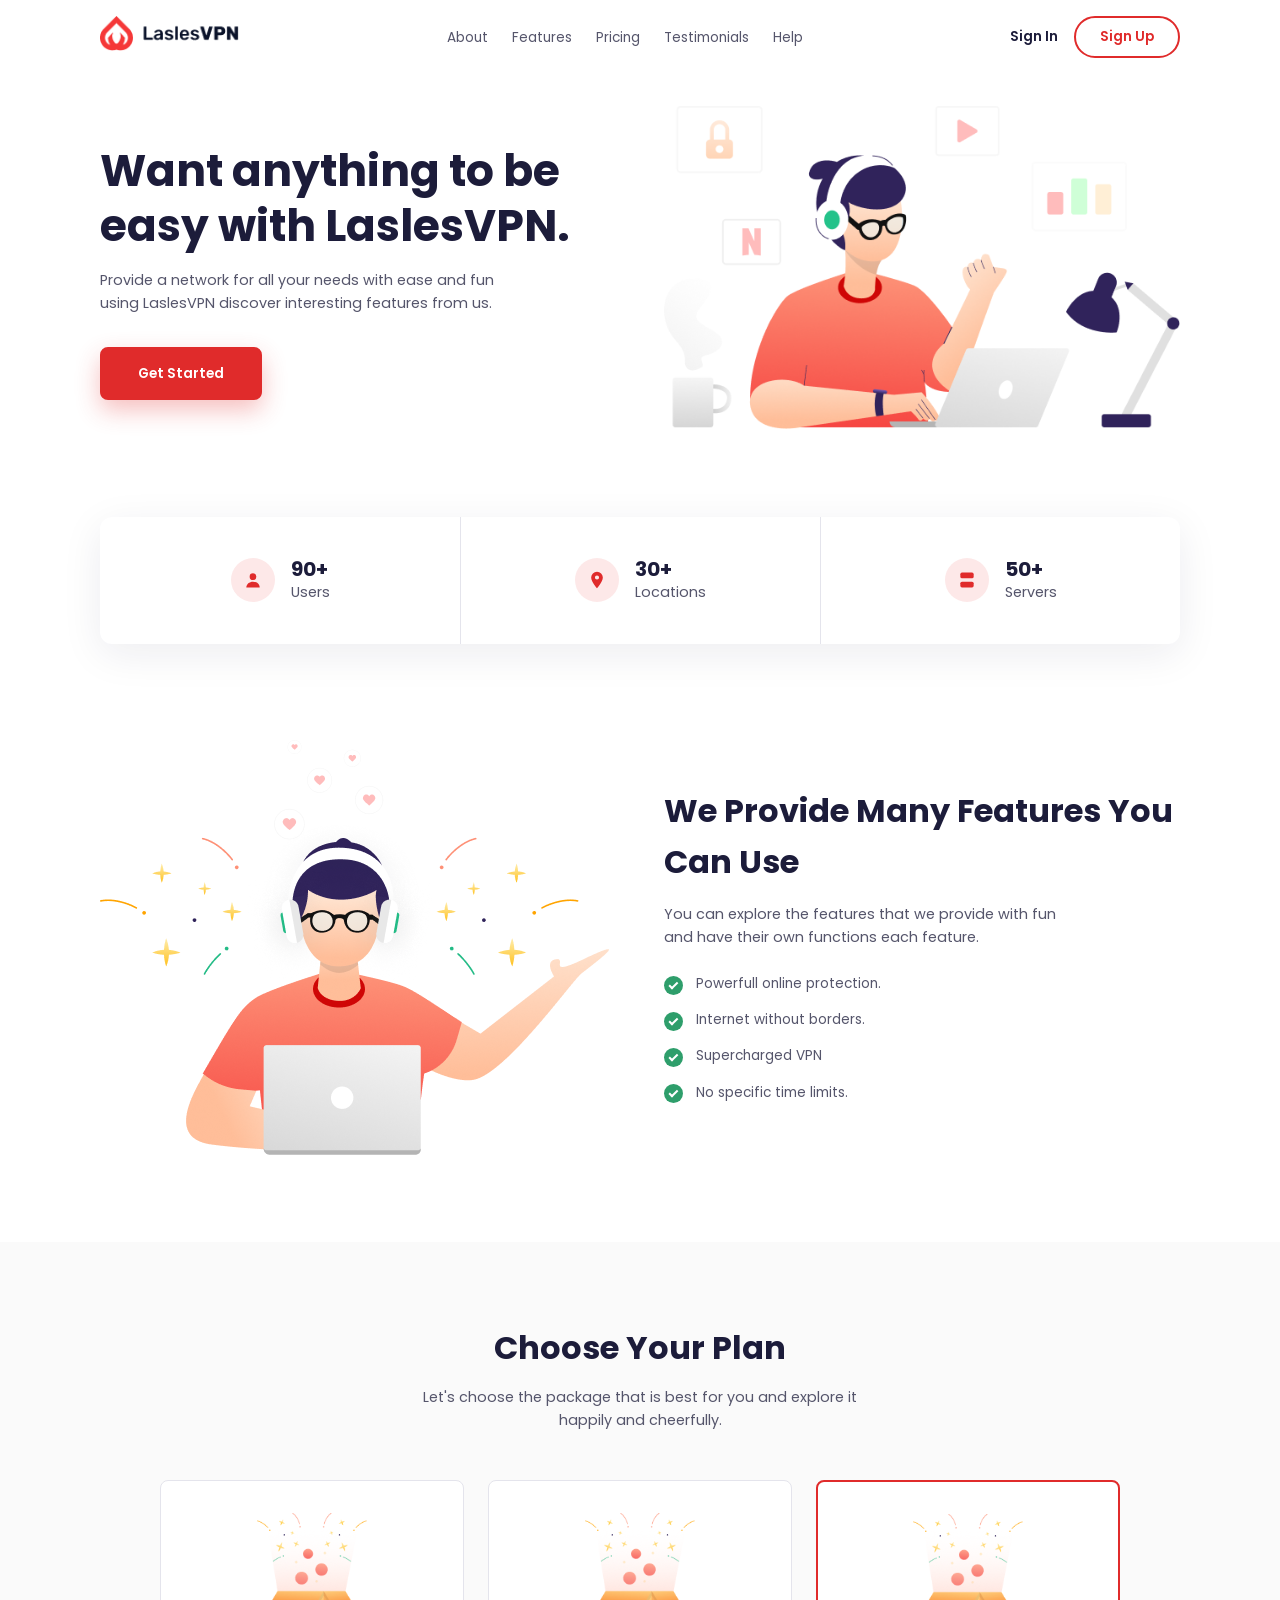
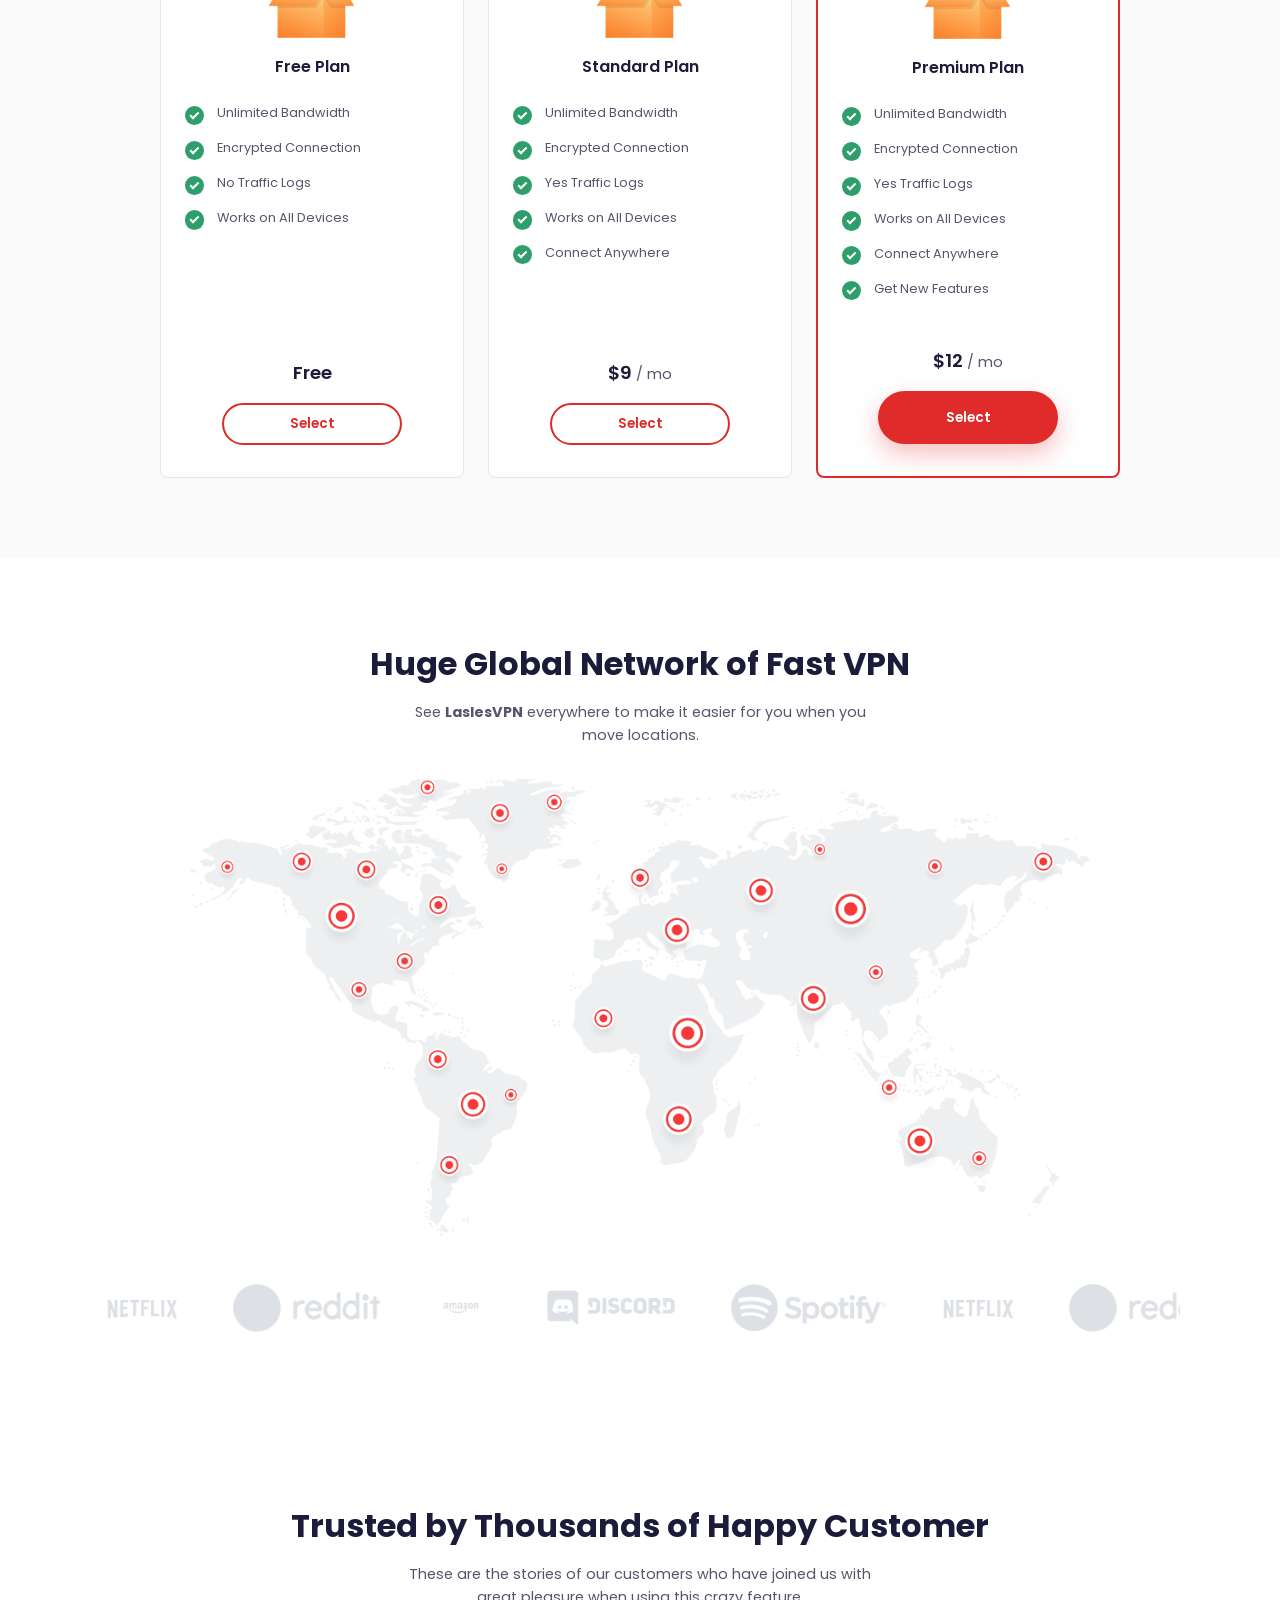
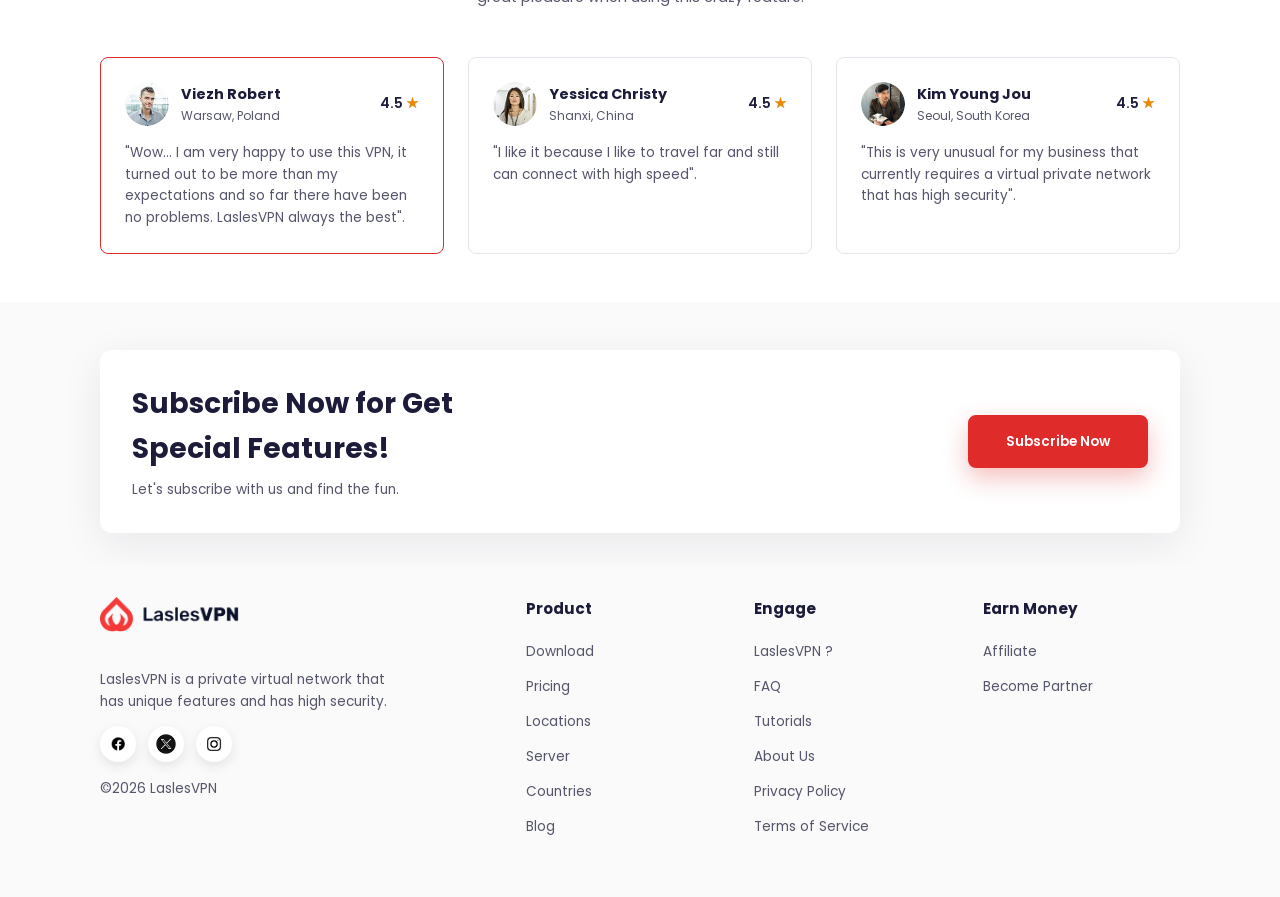
<file: index.html>
<!DOCTYPE html>
<html lang="en">
<head>
  <meta charset="UTF-8">
  <meta name="viewport" content="width=device-width, initial-scale=1">
  <title>LaslesVPN | Fast, private and simple VPN</title>
  <meta name="description" content="LaslesVPN is a private virtual network with unique features and high security.">

  <!-- Load the Poppins font from Google Fonts; preconnect speeds up the download -->
  <link rel="preconnect" href="https://fonts.googleapis.com">
  <link rel="preconnect" href="https://fonts.gstatic.com" crossorigin>
  <link href="https://fonts.googleapis.com/css2?family=Poppins:wght@400;500;600;700&display=swap" rel="stylesheet">
  <link rel="stylesheet" href="css/main.css">
</head>
<body>

  <!-- Skip link lets keyboard users jump past the navigation -->
  <a class="skip" href="#main">Skip to main content</a>

  <!-- <header> is a landmark, so screen readers can jump straight to it -->
  <header class="header">
    <div class="wrapper header-content">

      <!-- Logo links back to the homepage The alt text describes where the link goes -->
      <a class="logo" href="index.html">
        <img src="images/logo.png" alt="LaslesVPN home">
      </a>

      <!-- aria-label tells screen readers which nav this is  -->
      <nav class="nav" aria-label="Main">
        <ul>
          <li><a href="index.html#about">About</a></li>
          <li><a href="index.html#features">Features</a></li>
          <li><a href="pricing.html">Pricing</a></li>
          <li><a href="index.html#testimonials">Testimonials</a></li>
          <li><a href="contact.html">Help</a></li>
        </ul>
      </nav>

      <!-- Sign In is a plain text link Sign Up is the outlined pill button from the mockup -->
      <div class="links">
        <a class="signin" href="#">Sign In</a>
        <a class="button button-outline" href="#">Sign Up</a>
      </div>

    </div>
  </header>

  <!-- id="main" is the target of the skip link above -->
  <main id="main">
    <!-- The hero is labelled by its heading and is the target of the About link -->
    <section class="hero" id="about" aria-labelledby="hero-title">
      <div class="wrapper hero-inner">
        <div class="hero-content">
          <h1 id="hero-title">Want anything to be easy with LaslesVPN.</h1>
          <p>
            Provide a network for all your needs with ease and fun using
            LaslesVPN discover interesting features from us.
          </p>
          <a class="button button-primary" href="#">Get Started</a>
        </div>

        <div class="hero-image">
          <img src="images/Illustration1.png"
               alt="Illustration of a person wearing a headset and working on a laptop">
        </div>
      </div>
    </section>

    <!-- The stats section has no visible heading, so its label names the landmark -->
    <section class="stats" aria-label="LaslesVPN in numbers">
      <div class="wrapper">
        <ul class="stats-list">
          <li class="stats-item">
            <!-- The icon is decorative; the adjacent text provides its meaning -->
            <span class="stats-icon" aria-hidden="true">
              <svg width="20" height="20" viewBox="0 0 24 24" fill="currentColor">
                <circle cx="12" cy="8" r="4"></circle>
                <path d="M4 21c0-4.4 3.6-7 8-7s8 2.6 8 7z"></path>
              </svg>
            </span>
            <div>
              <p class="stats-number">90+</p>
              <p class="stats-label">Users</p>
            </div>
          </li>

          <li class="stats-item">
            <span class="stats-icon" aria-hidden="true">
              <svg width="20" height="20" viewBox="0 0 24 24" fill="currentColor">
                <path d="M12 2a7 7 0 0 0-7 7c0 5 7 13 7 13s7-8 7-13a7 7 0 0 0-7-7zm0 9.5A2.5 2.5 0 1 1 12 6.500a2.5 2.5 0 0 1 0 5z"></path>
              </svg>
            </span>
            <div>
              <p class="stats-number">30+</p>
              <p class="stats-label">Locations</p>
            </div>
          </li>

          <li class="stats-item">
            <span class="stats-icon" aria-hidden="true">
              <svg width="20" height="20" viewBox="0 0 24 24" fill="currentColor">
                <rect x="4" y="3" width="16" height="7" rx="2"></rect>
                <rect x="4" y="14" width="16" height="7" rx="2"></rect>
              </svg>
            </span>
            <div>
              <p class="stats-number">50+</p>
              <p class="stats-label">Servers</p>
            </div>
          </li>
        </ul>
      </div>
    </section>

    <!-- The Features link in the navigation targets this section -->
    <section class="features" id="features" aria-labelledby="features-title">
      <div class="wrapper features-inner">
        <div class="features-image">
          <img src="images/Illustration2.png"
               alt="Illustration of a person with a laptop presenting the VPN features with an open hand">
        </div>

        <div class="features-content">
          <h2 id="features-title">We Provide Many Features You Can Use</h2>
          <p>
            You can explore the features that we provide with fun and have
            their own functions each feature.
          </p>

          <!-- Using a list groups the four features for screen reader users -->
          <ul class="check-list">
            <li>Powerfull online protection.</li>
            <li>Internet without borders.</li>
            <li>Supercharged VPN</li>
            <li>No specific time limits.</li>
          </ul>
        </div>
      </div>
    </section>

    <!-- A soft background separates the pricing plans from the surrounding sections -->
    <section class="plans section-soft" aria-labelledby="plans-title">
      <div class="wrapper">
        <h2 class="section-title" id="plans-title">Choose Your Plan</h2>
        <p class="section-intro">
          Let's choose the package that is best for you and explore it
          happily and cheerfully.
        </p>

        <!-- Each article presents one self-contained plan -->
        <div class="plans-grid">
          <article class="plan">
            <img class="plan-icon" src="images/Free.png" alt="">
            <h3 class="plan-name">Free Plan</h3>

            <ul class="check-list plan-features">
              <li>Unlimited Bandwidth</li>
              <li>Encrypted Connection</li>
              <li>No Traffic Logs</li>
              <li>Works on All Devices</li>
            </ul>

            <div class="plan-footer">
              <p class="plan-price">Free</p>
              <a class="button button-outline" href="#" aria-label="Select the Free plan">Select</a>
            </div>
          </article>

          <article class="plan">
            <img class="plan-icon" src="images/Free.png" alt="">
            <h3 class="plan-name">Standard Plan</h3>

            <ul class="check-list plan-features">
              <li>Unlimited Bandwidth</li>
              <li>Encrypted Connection</li>
              <li>Yes Traffic Logs</li>
              <li>Works on All Devices</li>
              <li>Connect Anywhere</li>
            </ul>

            <div class="plan-footer">
              <p class="plan-price">$9 <span>/ mo</span></p>
              <a class="button button-outline" href="#" aria-label="Select the Standard plan">Select</a>
            </div>
          </article>

          <article class="plan plan-featured">
            <img class="plan-icon" src="images/Free.png" alt="">
            <h3 class="plan-name">Premium Plan</h3>

            <ul class="check-list plan-features">
              <li>Unlimited Bandwidth</li>
              <li>Encrypted Connection</li>
              <li>Yes Traffic Logs</li>
              <li>Works on All Devices</li>
              <li>Connect Anywhere</li>
              <li>Get New Features</li>
            </ul>

            <div class="plan-footer">
              <p class="plan-price">$12 <span>/ mo</span></p>
              <a class="button button-primary" href="#" aria-label="Select the Premium plan">Select</a>
            </div>
          </article>
        </div>
      </div>
    </section>

    <!-- The map and partner logos show the global reach of the VPN -->
    <section class="network" aria-labelledby="network-title">
      <div class="wrapper">
        <h2 class="section-title" id="network-title">Huge Global Network of Fast VPN</h2>
        <p class="section-intro">
          See <strong>LaslesVPN</strong> everywhere to make it easier for you
          when you move locations.
        </p>

        <!-- The alt text describes the server locations shown on the map -->
        <img class="network-map" src="images/map.png"
             alt="World map with red markers showing the LaslesVPN server locations">

        <!-- This row shows the logos in a moving line -->
        <div class="brands-carousel">
          <div class="brands-track">
            <ul class="brands" aria-label="Services you can use with LaslesVPN">
              <li><img src="images/netflix.png" alt="Netflix"></li>
              <li><img src="images/reddit.png" alt="Reddit"></li>
              <li><img src="images/amazon.png" alt="Amazon"></li>
              <li><img src="images/discord.png" alt="Discord"></li>
              <li><img src="images/spotify.png" alt="Spotify"></li>
            </ul>
            <!-- This copy keeps the motion smooth and is hidden from screen readers -->            
             <ul class="brands" aria-hidden="true">
              <li><img src="images/netflix.png" alt=""></li>
              <li><img src="images/reddit.png" alt=""></li>
              <li><img src="images/amazon.png" alt=""></li>
              <li><img src="images/discord.png" alt=""></li>
              <li><img src="images/spotify.png" alt=""></li>
            </ul>
          </div>
        </div>
      </div>
    </section>

    <!-- The navigation links to this section for customer stories -->
    <section class="testimonials" id="testimonials" aria-labelledby="testimonials-title">
      <div class="wrapper">
        <h2 class="section-title" id="testimonials-title">Trusted by Thousands of Happy Customer</h2>
        <p class="section-intro">
          These are the stories of our customers who have joined us with
          great pleasure when using this crazy feature.
        </p>

        <!-- Focus this area to scroll through the cards with a keyboard -->
        <div class="testimonials-scroller" tabindex="0" role="region"
             aria-label="Customer testimonials">
          <ul class="testimonials-list">
            <li class="testimonial testimonial-featured">
              <div class="testimonial-header">
                <img src="images/testemo1.png" alt="Photo of Viezh Robert">
                <div>
                  <h3>Viezh Robert</h3>
                  <p class="testimonial-place">Warsaw, Poland</p>
                </div>
                <p class="testimonial-rating">
                  <span class="visually-hidden">Rating: </span>4.5
                  <span aria-hidden="true">&#9733;</span>
                  <span class="visually-hidden"> out of 5</span>
                </p>
              </div>
              <blockquote>
                <p>
                  "Wow... I am very happy to use this VPN, it turned out to be
                  more than my expectations and so far there have been no
                  problems. LaslesVPN always the best".
                </p>
              </blockquote>
            </li>

            <li class="testimonial">
              <div class="testimonial-header">
                <img src="images/testemo2.png" alt="Photo of Yessica Christy">
                <div>
                  <h3>Yessica Christy</h3>
                  <p class="testimonial-place">Shanxi, China</p>
                </div>
                <p class="testimonial-rating">
                  <span class="visually-hidden">Rating: </span>4.5
                  <span aria-hidden="true">&#9733;</span>
                  <span class="visually-hidden"> out of 5</span>
                </p>
              </div>
              <blockquote>
                <p>
                  "I like it because I like to travel far and still can
                  connect with high speed".
                </p>
              </blockquote>
            </li>

            <li class="testimonial">
              <div class="testimonial-header">
                <img src="images/testemo3.png" alt="Photo of Kim Young Jou">
                <div>
                  <h3>Kim Young Jou</h3>
                  <p class="testimonial-place">Seoul, South Korea</p>
                </div>
                <p class="testimonial-rating">
                  <span class="visually-hidden">Rating: </span>4.5
                  <span aria-hidden="true">&#9733;</span>
                  <span class="visually-hidden"> out of 5</span>
                </p>
              </div>
              <blockquote>
                <p>
                  "This is very unusual for my business that currently
                  requires a virtual private network that has high security".
                </p>
              </blockquote>
            </li>
          </ul>
        </div>
      </div>
    </section>

    <!-- The soft background highlights the subscribe message -->
    <section class="subscribe section-soft" aria-labelledby="subscribe-title">
      <div class="wrapper">
        <div class="subscribe-card">
          <div>
            <h2 id="subscribe-title">Subscribe Now for Get Special Features!</h2>
            <p>Let's subscribe with us and find the fun.</p>
          </div>
          <a class="button button-primary" href="#">Subscribe Now</a>
        </div>
      </div>
    </section>
  </main>

  <!-- The footer groups related links into labelled navigation areas -->
  <footer class="site-footer">
    <div class="wrapper footer-grid">
      <div class="footer-brand">
        <a href="index.html">
          <img src="images/logo.png" alt="LaslesVPN home">
        </a>
        <p>LaslesVPN is a private virtual network that has unique features and has high security.</p>

        <!-- The link labels name each icon for screen reader users -->
        <div class="social-links">
          <a href="https://www.facebook.com/" aria-label="LaslesVPN on Facebook">
            <img src="images/facebook.png" alt="Facebook">
          </a>
          <a href="https://x.com/" aria-label="LaslesVPN on X">
            <img src="images/x.png" alt="X">
          </a>
          <a href="https://www.instagram.com/" aria-label="LaslesVPN on Instagram">
            <img src="images/insta.png" alt="Instagram">
          </a>
        </div>
        <p class="copyright">&copy;2026 LaslesVPN</p>
      </div>

      <nav aria-label="Product">
        <h2>Product</h2>
        <ul>
          <li><a href="#">Download</a></li>
          <li><a href="pricing.html">Pricing</a></li>
          <li><a href="#">Locations</a></li>
          <li><a href="#">Server</a></li>
          <li><a href="#">Countries</a></li>
          <li><a href="#">Blog</a></li>
        </ul>
      </nav>

      <nav aria-label="Engage">
        <h2>Engage</h2>
        <ul>
          <li><a href="#">LaslesVPN ?</a></li>
          <li><a href="contact.html">FAQ</a></li>
          <li><a href="#">Tutorials</a></li>
          <li><a href="#">About Us</a></li>
          <li><a href="#">Privacy Policy</a></li>
          <li><a href="#">Terms of Service</a></li>
        </ul>
      </nav>

      <nav aria-label="Earn money">
        <h2>Earn Money</h2>
        <ul>
          <li><a href="#">Affiliate</a></li>
          <li><a href="#">Become Partner</a></li>
        </ul>
      </nav>
    </div>
  </footer>

</body>
</html>
</file>
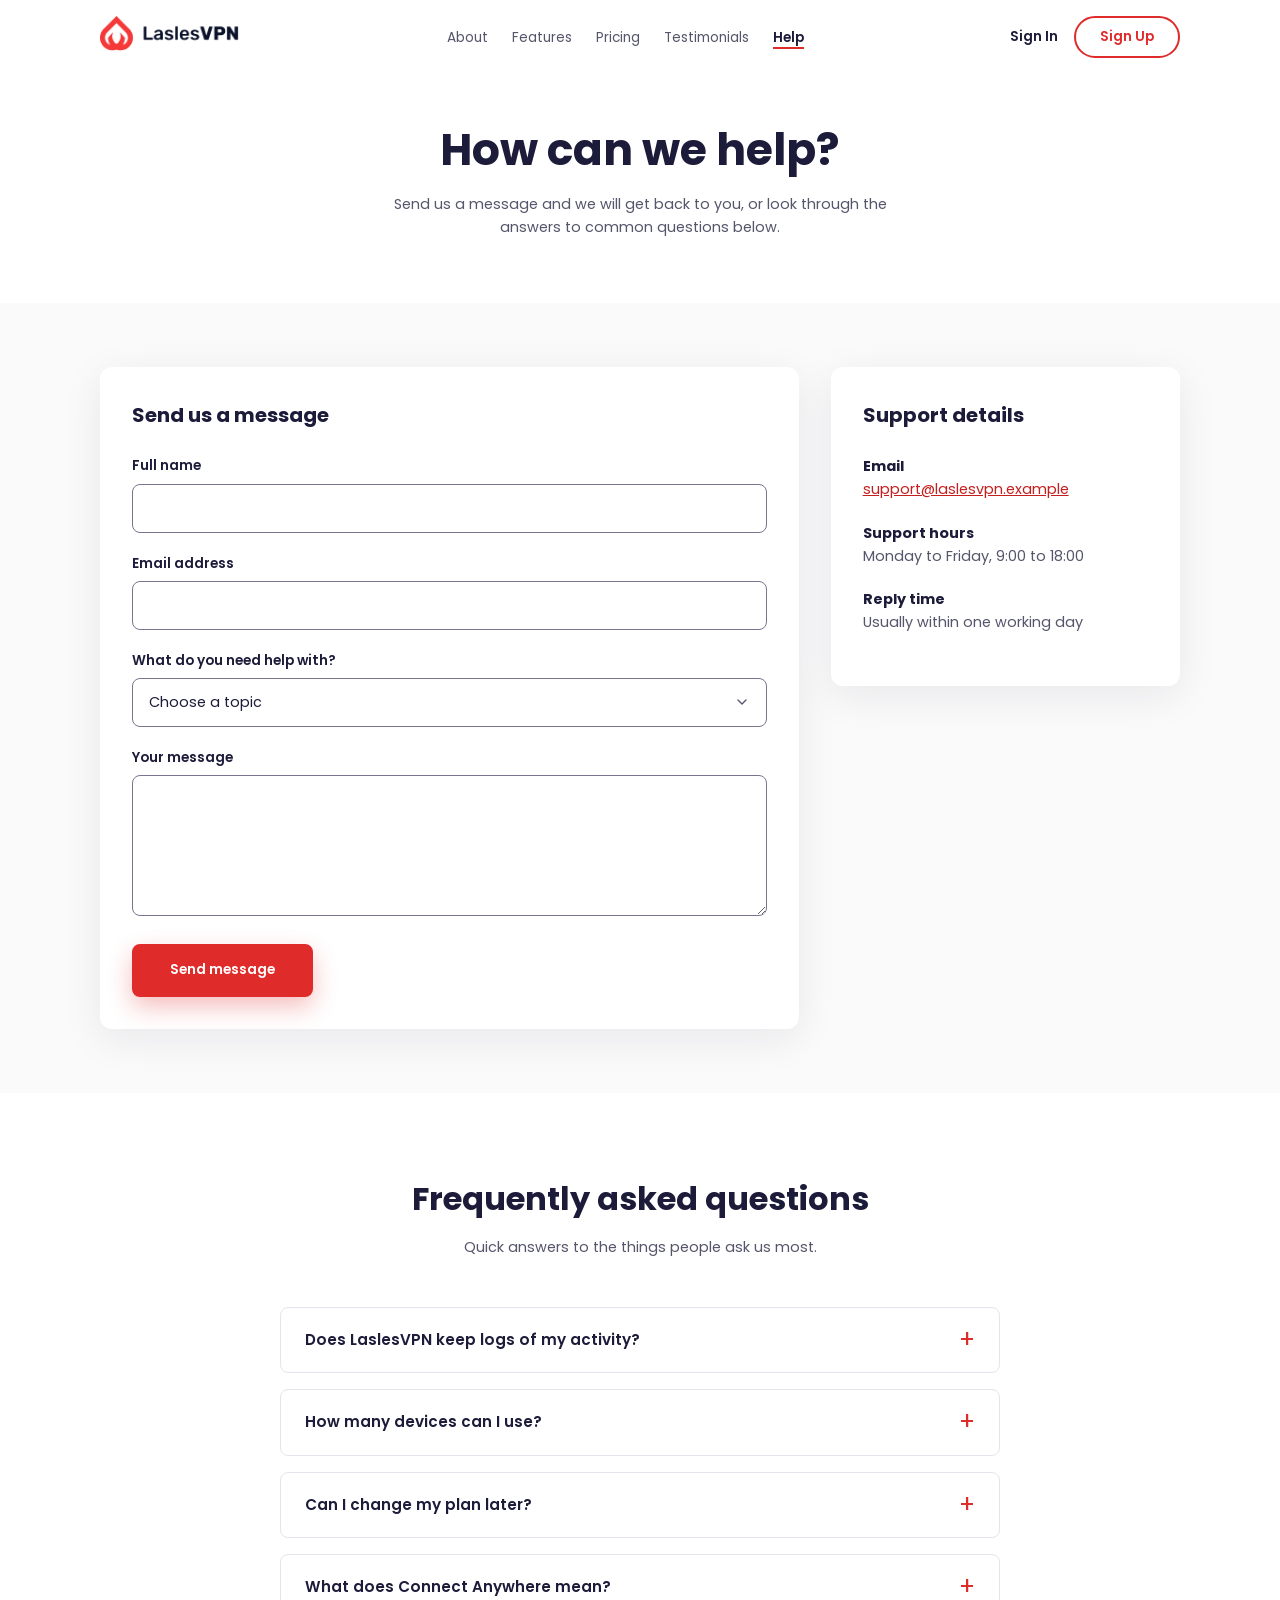
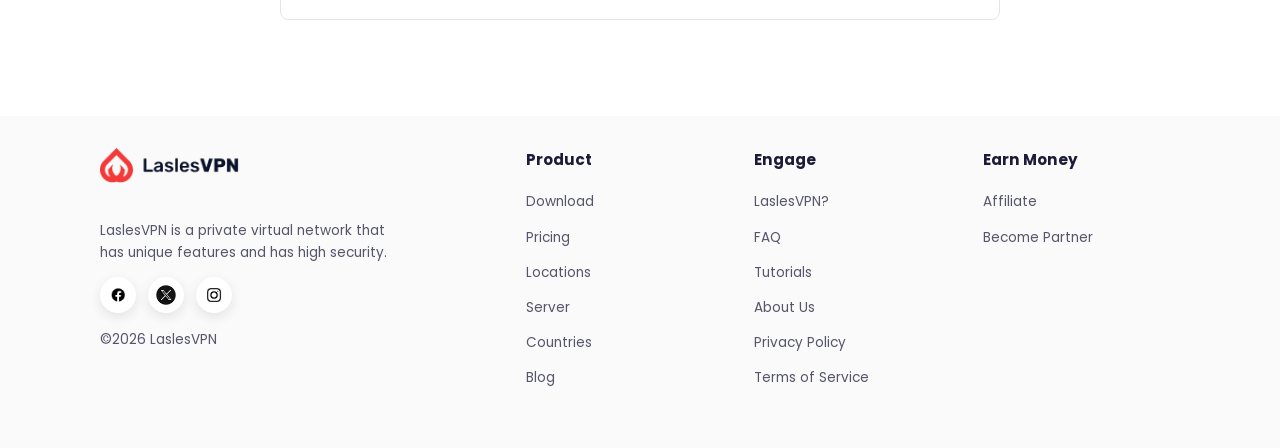
<file: contact.html>
<!DOCTYPE html>
<html lang="en">
<head>
  <meta charset="UTF-8">
  <meta name="viewport" content="width=device-width, initial-scale=1">
  <title>Contact and Help | LaslesVPN</title>
  <meta name="description" content="Get help with LaslesVPN. Send us a message or read the answers to common questions.">

  <link rel="preconnect" href="https://fonts.googleapis.com">
  <link rel="preconnect" href="https://fonts.gstatic.com" crossorigin>
  <link href="https://fonts.googleapis.com/css2?family=Poppins:wght@400;500;600;700&display=swap" rel="stylesheet">
  <link rel="stylesheet" href="css/main.css">
</head>
<body>

  <!-- This skip link helps keyboard users jump straight to the page content -->
  <a class="skip" href="#main">Skip to main content</a>

  <!-- This header uses the same navigation as the other pages -->
  <header class="header">
    <div class="wrapper header-content">
      <a class="logo" href="index.html">
        <img src="images/logo.png" alt="LaslesVPN home">
      </a>

      <nav class="nav" aria-label="Main">
        <ul>
          <li><a href="index.html#about">About</a></li>
          <li><a href="index.html#features">Features</a></li>
          <li><a href="pricing.html">Pricing</a></li>
          <li><a href="index.html#testimonials">Testimonials</a></li>
          <!-- aria-current marks Help as the page the visitor is viewing -->
          <li><a href="contact.html" aria-current="page">Help</a></li>
        </ul>
      </nav>

      <div class="links">
        <a class="signin" href="#">Sign In</a>
        <a class="button button-outline" href="#">Sign Up</a>
      </div>
    </div>
  </header>

  <main id="main">
    <section class="page-hero" aria-labelledby="page-title">
      <div class="wrapper">
        <h1 id="page-title">How can we help?</h1>
        <p>
          Send us a message and we will get back to you, or look through the
          answers to common questions below.
        </p>
      </div>
    </section>

    <!-- The form and support details sit side by side on wider screens -->
    <section class="contact section-soft" aria-labelledby="contact-title">
      <div class="wrapper contact-inner">
        <div class="contact-form-card">
          <h2 id="contact-title">Send us a message</h2>

          <!-- This static page cannot send messages, but the browser checks required fields -->
          <form class="form" action="#" method="post">
            <div class="form-row">
              <label for="name">Full name</label>
              <input type="text" id="name" name="name" autocomplete="name" required>
            </div>

            <div class="form-row">
              <label for="email">Email address</label>
              <input type="email" id="email" name="email" autocomplete="email" required>
            </div>

            <div class="form-row">
              <label for="topic">What do you need help with?</label>
              <select id="topic" name="topic" required>
                <option value="">Choose a topic</option>
                <option value="billing">Billing and plans</option>
                <option value="connection">Connection problems</option>
                <option value="account">My account</option>
                <option value="other">Something else</option>
              </select>
            </div>

            <div class="form-row">
              <label for="message">Your message</label>
              <textarea id="message" name="message" rows="5" required></textarea>
            </div>

            <button class="button button-primary" type="submit">Send message</button>
          </form>
        </div>

        <!-- The address element groups the support contact details -->
        <aside class="contact-info" aria-labelledby="support-title">
          <h2 id="support-title">Support details</h2>
          <address>
            <p>
              <strong>Email</strong><br>
              <a href="mailto:support@laslesvpn.example">support@laslesvpn.example</a>
            </p>
            <p>
              <strong>Support hours</strong><br>
              Monday to Friday, 9:00 to 18:00
            </p>
            <p>
              <strong>Reply time</strong><br>
              Usually within one working day
            </p>
          </address>
        </aside>
      </div>
    </section>

    <section class="faq" id="faq" aria-labelledby="faq-title">
      <div class="wrapper">
        <h2 class="section-title" id="faq-title">Frequently asked questions</h2>
        <p class="section-intro">Quick answers to the things people ask us most.</p>

        <div class="faq-list">
          <!-- Details and summary open and close without JavaScript -->
          <details class="faq-item">
            <summary>Does LaslesVPN keep logs of my activity?</summary>
            <p class="faq-answer">
              The Free plan keeps no traffic logs at all. The Standard and
              Premium plans keep basic connection logs to help us fix problems.
            </p>
          </details>

          <details class="faq-item">
            <summary>How many devices can I use?</summary>
            <p class="faq-answer">
              Every plan works on all of your devices, including phones,
              tablets and computers.
            </p>
          </details>

          <details class="faq-item">
            <summary>Can I change my plan later?</summary>
            <p class="faq-answer">
              Yes. You can move up or down between the Free, Standard and
              Premium plans at any time from your account.
            </p>
          </details>

          <details class="faq-item">
            <summary>What does Connect Anywhere mean?</summary>
            <p class="faq-answer">
              It lets you choose a server in any of our locations around the
              world, so you can connect from wherever you are travelling.
            </p>
          </details>
        </div>
      </div>
    </section>
  </main>

  <!-- This footer uses the same links and layout as the other pages -->
  <footer class="site-footer">
    <div class="wrapper footer-grid">
      <div class="footer-brand">
        <a href="index.html">
          <img src="images/logo.png" alt="LaslesVPN home">
        </a>
        <p>LaslesVPN is a private virtual network that has unique features and has high security.</p>
        <div class="social-links">
          <a href="https://www.facebook.com/" aria-label="LaslesVPN on Facebook">
            <img src="images/facebook.png" alt="Facebook">
          </a>
          <a href="https://x.com/" aria-label="LaslesVPN on X">
            <img src="images/x.png" alt="X">
          </a>
          <a href="https://www.instagram.com/" aria-label="LaslesVPN on Instagram">
            <img src="images/insta.png" alt="Instagram">
          </a>
        </div>
        <p class="copyright">&copy;2026 LaslesVPN</p>
      </div>

      <nav aria-label="Product">
        <h2>Product</h2>
        <ul>
          <li><a href="#">Download</a></li>
          <li><a href="pricing.html">Pricing</a></li>
          <li><a href="#">Locations</a></li>
          <li><a href="#">Server</a></li>
          <li><a href="#">Countries</a></li>
          <li><a href="#">Blog</a></li>
        </ul>
      </nav>

      <nav aria-label="Engage">
        <h2>Engage</h2>
        <ul>
          <li><a href="#">LaslesVPN?</a></li>
          <li><a href="contact.html#faq">FAQ</a></li>
          <li><a href="#">Tutorials</a></li>
          <li><a href="#">About Us</a></li>
          <li><a href="#">Privacy Policy</a></li>
          <li><a href="#">Terms of Service</a></li>
        </ul>
      </nav>

      <nav aria-label="Earn money">
        <h2>Earn Money</h2>
        <ul>
          <li><a href="#">Affiliate</a></li>
          <li><a href="#">Become Partner</a></li>
        </ul>
      </nav>
    </div>
  </footer>

</body>
</html>
</file>
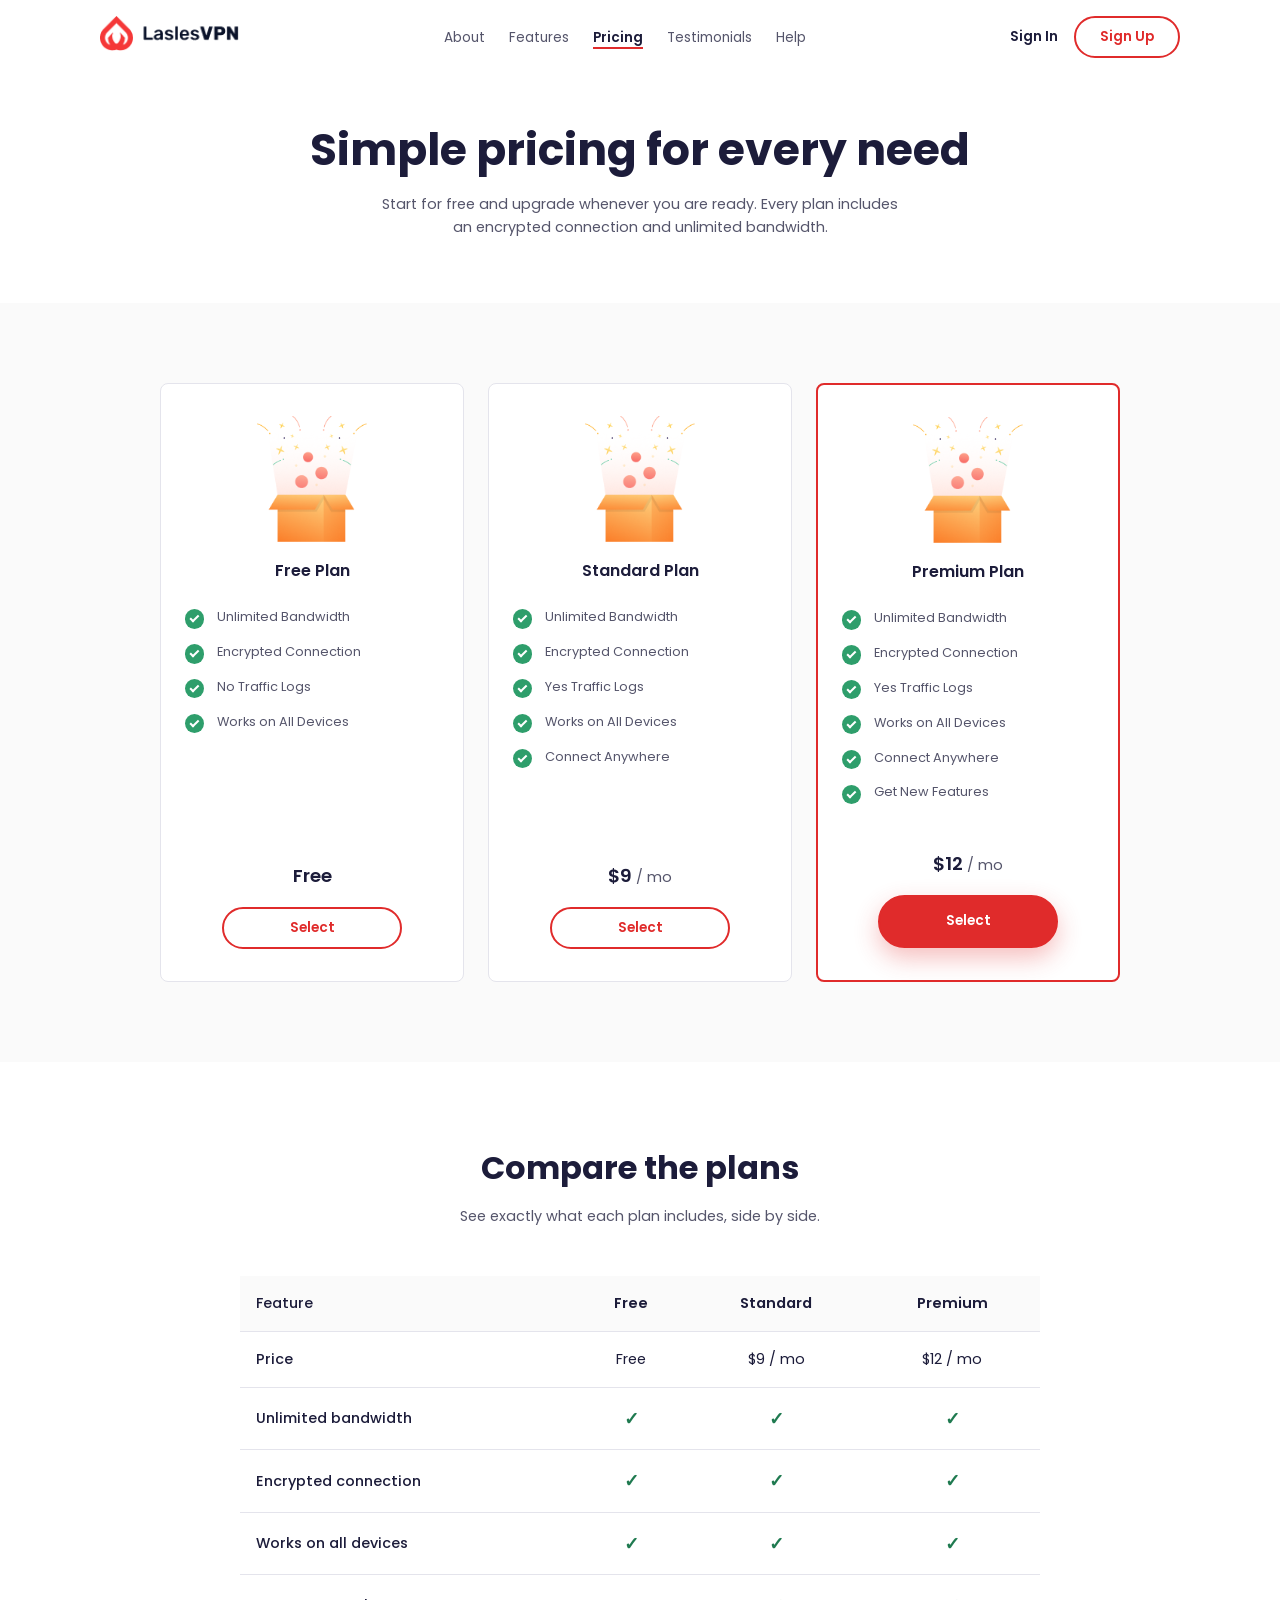
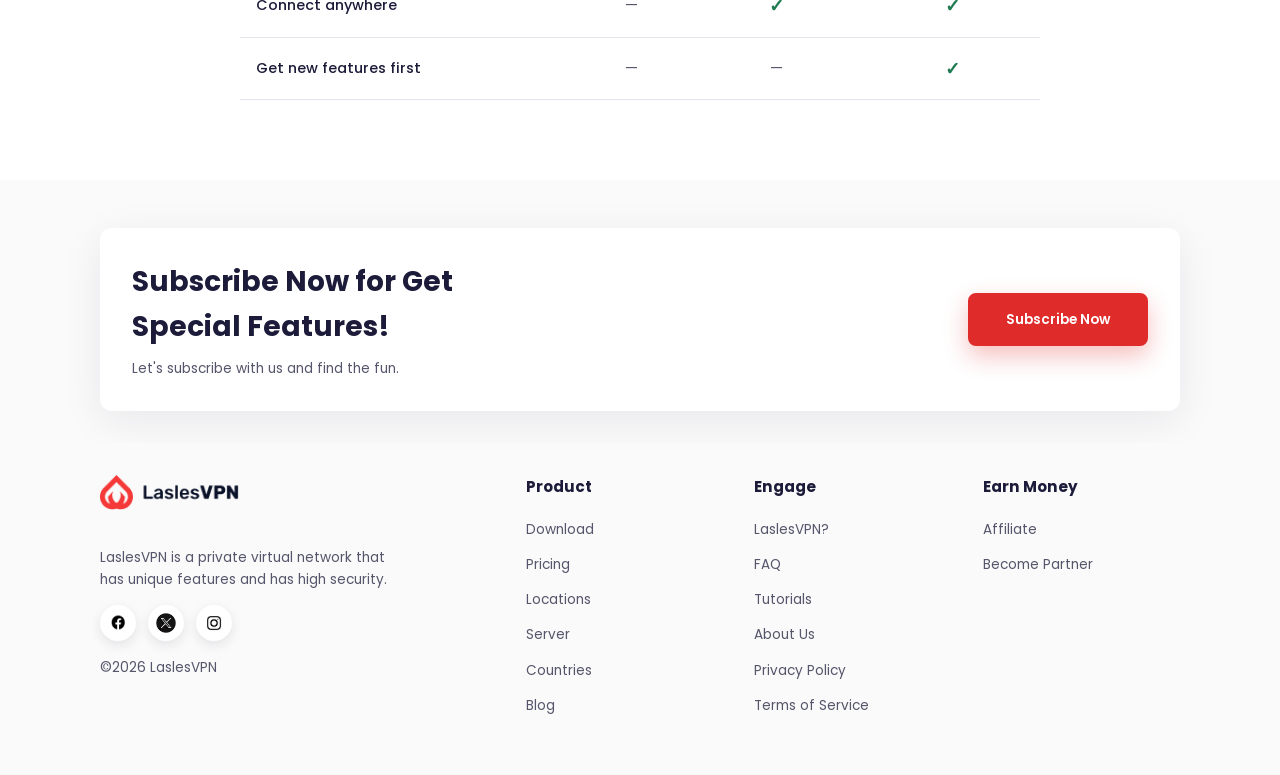
<file: pricing.html>
<!DOCTYPE html>
<html lang="en">
<head>
  <meta charset="UTF-8">
  <meta name="viewport" content="width=device-width, initial-scale=1">
  <title>Pricing | LaslesVPN</title>
  <meta name="description" content="Compare the Free, Standard and Premium LaslesVPN plans and choose the one that fits you.">
  <link rel="preconnect" href="https://fonts.googleapis.com">
  <link rel="preconnect" href="https://fonts.gstatic.com" crossorigin>
  <link href="https://fonts.googleapis.com/css2?family=Poppins:wght@400;500;600;700&display=swap" rel="stylesheet">
  <link rel="stylesheet" href="css/main.css">
</head>
<body>

  <!-- This skip link helps keyboard users jump straight to the page content -->
  <a class="skip" href="#main">Skip to main content</a>

  <!-- This header uses the same navigation as the home page -->
  <header class="header">
    <div class="wrapper header-content">
      <a class="logo" href="index.html">
        <img src="images/logo.png" alt="LaslesVPN home">
      </a>

      <nav class="nav" aria-label="Main">
        <ul>
          <li><a href="index.html#about">About</a></li>
          <li><a href="index.html#features">Features</a></li>
          <!-- aria-current marks Pricing as the page the visitor is viewing -->
          <li><a href="pricing.html" aria-current="page">Pricing</a></li>
          <li><a href="index.html#testimonials">Testimonials</a></li>
          <li><a href="contact.html">Help</a></li>
        </ul>
      </nav>

      <div class="links">
        <a class="signin" href="#">Sign In</a>
        <a class="button button-outline" href="#">Sign Up</a>
      </div>
    </div>
  </header>

  <main id="main">
    <!-- The page has one main heading which describes the pricing content -->
    <section class="page-hero" aria-labelledby="page-title">
      <div class="wrapper">
        <h1 id="page-title">Simple pricing for every need</h1>
        <p>
          Start for free and upgrade whenever you are ready. Every plan
          includes an encrypted connection and unlimited bandwidth.
        </p>
      </div>
    </section>

    <!-- These plan cards follow the same design as the home page -->
    <section class="plans section-soft" aria-label="Plans">
      <div class="wrapper">
        <div class="plans-grid">
          <article class="plan">
            <!-- This image is decorative because the plan name gives the needed information -->
            <img class="plan-icon" src="images/Free.png" alt="">
            <h2 class="plan-name">Free Plan</h2>
            <ul class="check-list plan-features">
              <li>Unlimited Bandwidth</li>
              <li>Encrypted Connection</li>
              <li>No Traffic Logs</li>
              <li>Works on All Devices</li>
            </ul>
            <div class="plan-footer">
              <p class="plan-price">Free</p>
              <a class="button button-outline" href="#" aria-label="Select the Free plan">Select</a>
            </div>
          </article>

          <article class="plan">
            <!-- Each article shows one plan and its features -->
            <img class="plan-icon" src="images/Free.png" alt="">
            <h2 class="plan-name">Standard Plan</h2>
            <ul class="check-list plan-features">
              <li>Unlimited Bandwidth</li>
              <li>Encrypted Connection</li>
              <li>Yes Traffic Logs</li>
              <li>Works on All Devices</li>
              <li>Connect Anywhere</li>
            </ul>
            <div class="plan-footer">
              <p class="plan-price">$9 <span>/ mo</span></p>
              <a class="button button-outline" href="#" aria-label="Select the Standard plan">Select</a>
            </div>
          </article>

          <article class="plan plan-featured">
            <img class="plan-icon" src="images/Free.png" alt="">
            <h2 class="plan-name">Premium Plan</h2>
            <ul class="check-list plan-features">
              <li>Unlimited Bandwidth</li>
              <li>Encrypted Connection</li>
              <li>Yes Traffic Logs</li>
              <li>Works on All Devices</li>
              <li>Connect Anywhere</li>
              <li>Get New Features</li>
            </ul>
            <div class="plan-footer">
              <p class="plan-price">$12 <span>/ mo</span></p>
              <a class="button button-primary" href="#" aria-label="Select the Premium plan">Select</a>
            </div>
          </article>
        </div>
      </div>
    </section>

    <!-- This table lets visitors compare plan features row by row -->
    <section class="compare" aria-labelledby="compare-title">
      <div class="wrapper">
        <h2 class="section-title" id="compare-title">Compare the plans</h2>
        <p class="section-intro">See exactly what each plan includes, side by side.</p>

        <!-- Scroll the table here on small screens instead of scrolling the page -->
        <div class="compare-scroller" tabindex="0" role="region"
             aria-label="Plan comparison table">
          <table class="compare-table">
            <caption class="visually-hidden">Features included in each LaslesVPN plan</caption>
            <thead>
              <tr>
                <th scope="col">Feature</th>
                <th scope="col">Free</th>
                <th scope="col">Standard</th>
                <th scope="col">Premium</th>
              </tr>
            </thead>
            <tbody>
              <tr>
                <th scope="row">Price</th>
                <td>Free</td>
                <td>$9 / mo</td>
                <td>$12 / mo</td>
              </tr>
              <tr>
                <th scope="row">Unlimited bandwidth</th>
                <td class="yes"><span aria-hidden="true">&#10003;</span><span class="visually-hidden">Included</span></td>
                <td class="yes"><span aria-hidden="true">&#10003;</span><span class="visually-hidden">Included</span></td>
                <td class="yes"><span aria-hidden="true">&#10003;</span><span class="visually-hidden">Included</span></td>
              </tr>
              <tr>
                <th scope="row">Encrypted connection</th>
                <td class="yes"><span aria-hidden="true">&#10003;</span><span class="visually-hidden">Included</span></td>
                <td class="yes"><span aria-hidden="true">&#10003;</span><span class="visually-hidden">Included</span></td>
                <td class="yes"><span aria-hidden="true">&#10003;</span><span class="visually-hidden">Included</span></td>
              </tr>
              <tr>
                <th scope="row">Works on all devices</th>
                <td class="yes"><span aria-hidden="true">&#10003;</span><span class="visually-hidden">Included</span></td>
                <td class="yes"><span aria-hidden="true">&#10003;</span><span class="visually-hidden">Included</span></td>
                <td class="yes"><span aria-hidden="true">&#10003;</span><span class="visually-hidden">Included</span></td>
              </tr>
              <tr>
                <th scope="row">Connect anywhere</th>
                <td class="no"><span aria-hidden="true">&mdash;</span><span class="visually-hidden">Not included</span></td>
                <td class="yes"><span aria-hidden="true">&#10003;</span><span class="visually-hidden">Included</span></td>
                <td class="yes"><span aria-hidden="true">&#10003;</span><span class="visually-hidden">Included</span></td>
              </tr>
              <tr>
                <th scope="row">Get new features first</th>
                <td class="no"><span aria-hidden="true">&mdash;</span><span class="visually-hidden">Not included</span></td>
                <td class="no"><span aria-hidden="true">&mdash;</span><span class="visually-hidden">Not included</span></td>
                <td class="yes"><span aria-hidden="true">&#10003;</span><span class="visually-hidden">Included</span></td>
              </tr>
            </tbody>
          </table>
        </div>
      </div>
    </section>

    <!-- The subscribe banner is shared with the home page -->
    <section class="subscribe section-soft" aria-labelledby="subscribe-title">
      <div class="wrapper">
        <div class="subscribe-card">
          <div>
            <h2 id="subscribe-title">Subscribe Now for Get Special Features!</h2>
            <p>Let's subscribe with us and find the fun.</p>
          </div>
          <a class="button button-primary" href="#">Subscribe Now</a>
        </div>
      </div>
    </section>
  </main>

  <!-- This footer uses the same links and layout as the home page -->
  <footer class="site-footer">
    <div class="wrapper footer-grid">
      <div class="footer-brand">
        <a href="index.html">
          <img src="images/logo.png" alt="LaslesVPN home">
        </a>
        <p>LaslesVPN is a private virtual network that has unique features and has high security.</p>
        <div class="social-links">
          <a href="https://www.facebook.com/" aria-label="LaslesVPN on Facebook">
            <img src="images/facebook.png" alt="Facebook">
          </a>
          <a href="https://x.com/" aria-label="LaslesVPN on X">
            <img src="images/x.png" alt="X">
          </a>
          <a href="https://www.instagram.com/" aria-label="LaslesVPN on Instagram">
            <img src="images/insta.png" alt="Instagram">
          </a>
        </div>
        <p class="copyright">&copy;2026 LaslesVPN</p>
      </div>

      <nav aria-label="Product">
        <h2>Product</h2>
        <ul>
          <li><a href="#">Download</a></li>
          <li><a href="pricing.html" aria-current="page">Pricing</a></li>
          <li><a href="#">Locations</a></li>
          <li><a href="#">Server</a></li>
          <li><a href="#">Countries</a></li>
          <li><a href="#">Blog</a></li>
        </ul>
      </nav>

      <nav aria-label="Engage">
        <h2>Engage</h2>
        <ul>
          <li><a href="#">LaslesVPN?</a></li>
          <li><a href="contact.html">FAQ</a></li>
          <li><a href="#">Tutorials</a></li>
          <li><a href="#">About Us</a></li>
          <li><a href="#">Privacy Policy</a></li>
          <li><a href="#">Terms of Service</a></li>
        </ul>
      </nav>

      <nav aria-label="Earn money">
        <h2>Earn Money</h2>
        <ul>
          <li><a href="#">Affiliate</a></li>
          <li><a href="#">Become Partner</a></li>
        </ul>
      </nav>
    </div>
  </footer>

</body>
</html>
</file>
<file: css/main.css>
/*  colors nd fonts
   Kept in one place, so the brand can be changed in one line  */
:root {
  --color-primary: #e02b2b;  
  --color-text: #1c1c3a;     
  --color-bg-soft: #fafafa;  
  --font-main: "Poppins", Arial, sans-serif;
}

/*  border-box makes width include padding which makes layout maths easier  */
*,
*::before,
*::after {
  box-sizing: border-box;
}

body {
  margin: 0;
  font-family: var(--font-main);
  line-height: 1.6;
  color: var(--color-text);
}

/* Images never overflow their container */
img {
  max-width: 100%;
  height: auto;
}

/* Skip link: hidden above the screen until a keyboard user tabs to it */
.skip {
  position: absolute;
  top: -100px;
  left: 16px;
  padding: 0.75rem 1.25rem;
  background: var(--color-text);
  color: #fff;
}

.skip:focus {
  top: 16px;
}

/* Keyboard users need to see where they are Never remove outlines without replacing them. */
:focus-visible {
  outline: 3px solid var(--color-text);
  outline-offset: 3px;
}

/* Centres the content and stops it getting too wide on big screens.
   The side padding keeps text off the screen edge on phones */
.wrapper {
  width: 100%;
  max-width: 1120px;
  margin-inline: auto;
  padding-inline: 1.25rem;
}

/* buttons:
   One base class plus a modifier, so the same styles can be reused on every page.
   The transition makes the hover effect smooth   */
.button {
  display: inline-block;
  padding: 0.5rem 1.5rem;
  font: inherit;
  font-size: 0.85rem;
  font-weight: 600;
  text-decoration: none;
  border: 2px solid var(--color-primary);
  border-radius: 999px;          /* pill shape from the mockup */
  transition: background-color 0.25s ease, color 0.25s ease;
}

.button-outline {
  background: transparent;
  color: var(--color-primary);
}

.button-outline:hover {
  background: var(--color-primary);
  color: #fff;
}

/*  Flexbox puts logo, nav and buttons in one row and spaces them out
flex-wrap lets them drop onto extra rows on small screens, so the
menu stays usable without JavaScript.  */
.header-content {
  display: flex;
  flex-wrap: wrap;
  align-items: center;
  justify-content: space-between;
  gap: 1rem 2rem;
  padding-block: 1rem;
}

.logo img {
  width: 140px;    /* fixed width the height scales automatically */
}

/* On mobile the nav takes the full row under the logo */
.nav {
  order: 3;
  flex-basis: 100%;
}

.nav ul {
  display: flex;
  flex-wrap: wrap;
  justify-content: center;
  gap: 0.5rem 1.5rem;
  margin: 0;
  padding: 0;
  list-style: none;      /* remove the bullet points */
}

.nav a {
  font-size: 0.85rem;
  color: #55556b;      
  text-decoration: none;
  transition: color 0.2s ease;
}

.nav a:hover {
  color: var(--color-primary);
}

.nav a[aria-current="page"] {
  color: var(--color-text);
  font-weight: 600;
  border-bottom: 2px solid var(--color-primary);
}

.links {
  display: flex;
  align-items: center;
  gap: 1rem;
}

.signin {
  font-size: 0.85rem;
  font-weight: 600;
  color: var(--color-text);
  text-decoration: none;
}

.signin:hover {
  color: var(--color-primary);
}

/* Desktopthe nav goes back to the middle of a single row */
@media (min-width: 900px) {
  .nav {
    order: 0;
    flex-basis: auto;
  }
}

/* The primary button reuses the shared button styles with a solid background */
.button-primary {
  padding: 0.85rem 2.25rem;
  background: var(--color-primary);
  color: #fff;
  border-radius: 8px;
  box-shadow: 0 10px 25px rgba(224, 43, 43, 0.3);
  transition: background-color 0.25s ease, transform 0.25s ease;
}

.button-primary:hover {
  background: #c41f1f;
  transform: translateY(-3px);
}

/* The hero stacks its text and illustration on small screens */
.hero {
  padding-block: 2rem 4rem;
}

.hero-inner {
  display: grid;
  gap: 2rem;
  align-items: center;
}

.hero-content h1 {
  margin: 0 0 1rem;
  font-size: clamp(2rem, 5vw, 2.75rem);
  line-height: 1.25;
}

.hero-content p {
  max-width: 420px;
  margin: 0 0 2rem;
  font-size: 0.9rem;
  color: #55556b;
}

/* Wider screens place the text beside the illustration */
@media (min-width: 768px) {
  .hero-inner {
    grid-template-columns: 1fr 1fr;
    gap: 3rem;
  }
}

/* The hero text fades in and the illustration floats gently */
@keyframes fade-up {
  from {
    opacity: 0;
    transform: translateY(30px);
  }
  to {
    opacity: 1;
    transform: translateY(0);
  }
}

.hero-content {
  animation: fade-up 0.9s ease-out both;
}

@keyframes float {
  0%, 100% {
    transform: translateY(0);
  }
  50% {
    transform: translateY(-14px);
  }
}

.hero-image img {
  animation: float 5s ease-in-out infinite;
}

/* Respect the reduced-motion preference set in a visitor's system settings */
@media (prefers-reduced-motion: reduce) {
  *,
  *::before,
  *::after {
    animation: none !important;
    transition: none !important;
  }
}

/* The stats card stacks its items on small screens */
.stats {
  padding-block: 1rem 4rem;
}

.stats-list {
  display: grid;
  margin: 0;
  padding: 0;
  list-style: none;
  background: #fff;
  border-radius: 12px;
  box-shadow: 0 10px 40px rgba(28, 28, 58, 0.08);
}

.stats-item {
  display: flex;
  align-items: center;
  justify-content: center;
  gap: 1rem;
  padding: 1.5rem 1rem;
}

.stats-item + .stats-item {
  border-top: 1px solid #e4e4ec;
}

.stats-icon {
  display: grid;
  place-items: center;
  width: 44px;
  height: 44px;
  color: var(--color-primary);
  background: #fde8e8;
  border-radius: 50%;
}

.stats-number {
  margin: 0;
  font-size: 1.25rem;
  font-weight: 700;
  line-height: 1.2;
}

.stats-label {
  margin: 0;
  font-size: 0.9rem;
  color: #55556b;
}

/* Wider screens display the stats in three columns */
@media (min-width: 768px) {
  .stats-list {
    grid-template-columns: repeat(3, 1fr);
  }

  .stats-item {
    padding-block: 2.5rem;
  }

  .stats-item + .stats-item {
    border-top: 0;
    border-left: 1px solid #e4e4ec;
  }
}

/* The features section stacks its illustration and copy on small screens */
.features {
  padding-block: 2rem 5rem;
}

.features-inner {
  display: grid;
  gap: 2rem;
  align-items: center;
}

.features-content h2 {
  margin: 0 0 1rem;
  font-size: clamp(1.5rem, 3vw, 2rem);
}

.features-content p {
  max-width: 420px;
  margin: 0 0 1.5rem;
  font-size: 0.9rem;
  color: #55556b;
}

/* Wider screens place the illustration beside the feature copy */
@media (min-width: 768px) {
  .features-inner {
    grid-template-columns: 1fr 1fr;
    gap: 3rem;
  }
}

/* The check list uses CSS-drawn green checks, with no extra images */
.check-list {
  margin: 0;
  padding: 0;
  list-style: none;
}

.check-list li {
  position: relative;
  margin-bottom: 0.9rem;
  padding-left: 2rem;
  font-size: 0.85rem;
  color: #55556b;
}

.check-list li::before {
  content: "";
  position: absolute;
  left: 0;
  top: 0.15rem;
  width: 1.2rem;
  height: 1.2rem;
  background: #2e9e6b;
  border-radius: 50%;
}

.check-list li::after {
  content: "";
  position: absolute;
  left: 0.43rem;
  top: 0.4rem;
  width: 0.3rem;
  height: 0.55rem;
  border: solid #fff;
  border-width: 0 2px 2px 0;
  transform: rotate(45deg);
}

/* Shared styles for sections with a centred title and introduction */
.section-soft {
  background: var(--color-bg-soft);
}

.section-title {
  margin: 0 0 0.75rem;
  text-align: center;
  font-size: clamp(1.5rem, 3vw, 2rem);
}

.section-intro {
  max-width: 480px;
  margin: 0 auto 3rem;
  text-align: center;
  font-size: 0.9rem;
  color: #55556b;
}

/* The plan cards stack on mobile and form three columns on wider screens */
.plans {
  padding-block: 5rem;
}

.plans-grid {
  display: grid;
  gap: 1.5rem;
  max-width: 960px;
  margin-inline: auto;
}

@media (min-width: 768px) {
  .plans-grid {
    grid-template-columns: repeat(3, 1fr);
  }
}

.plan {
  display: flex;
  flex-direction: column;
  align-items: center;
  padding: 2rem 1.5rem;
  background: #fff;
  border: 1px solid #e4e4ec;
  border-radius: 8px;
  transition: transform 0.3s ease, box-shadow 0.3s ease;
}

.plan:hover {
  transform: translateY(-8px);
  box-shadow: 0 20px 40px rgba(28, 28, 58, 0.12);
}

.plan-featured {
  border: 2px solid var(--color-primary);
}

.plan-icon {
  width: 110px;
  margin-bottom: 1rem;
}

.plan-name {
  margin: 0 0 1.5rem;
  font-size: 1rem;
  font-weight: 600;
}

.plan-features {
  width: 100%;
  margin-bottom: 2rem;
}

.plan-features li {
  font-size: 0.8rem;
}

.plan-footer {
  margin-top: auto;
  text-align: center;
}

.plan-price {
  margin: 0 0 1rem;
  font-size: 1.15rem;
  font-weight: 600;
}

.plan-price span {
  font-size: 0.9rem;
  font-weight: 400;
  color: #55556b;
}

.plan .button {
  width: 180px;
  max-width: 100%;
  border-radius: 999px;
}

/* The network section reuses the shared centred title and introduction */
.network {
  padding-block: 5rem;
}

.network .section-intro {
  margin-bottom: 2rem;
}

.network-map {
  display: block;
  width: 100%;
  max-width: 900px;
  margin: 0 auto 3rem;
}

/* Hide the extra logos outside the visible area */
.brands-carousel {
  overflow: hidden;
}

/* Move both logo lists together to make the loop smooth */
.brands-track {
  display: flex;
  width: max-content;
  animation: brands-scroll 24s linear infinite;
}

/* Pause the logos when the mouse is over them */
.brands-carousel:hover .brands-track {
  animation-play-state: paused;
}

.brands {
  display: flex;
  flex: 0 0 auto;
  align-items: center;
  gap: 3rem;
  margin: 0;
  padding: 0 3rem 0 0;
  list-style: none;
}

.brands img {
  height: 3rem;
  width: auto;
}

@keyframes brands-scroll {
  to {
    transform: translateX(-50%);
  }
}

/* Keep extra text available to screen readers without showing it on screen */
.visually-hidden {
  position: absolute;
  width: 1px;
  height: 1px;
  margin: -1px;
  padding: 0;
  overflow: hidden;
  clip: rect(0, 0, 0, 0);
  white-space: nowrap;
  border: 0;
}

/* Testimonial cards scroll sideways on small screens */
.testimonials {
  padding-block: 5rem 3rem;
}

.testimonials-scroller {
  contain: layout;
  overflow-x: auto;
  scroll-snap-type: x mandatory;
  overscroll-behavior-x: contain;
}

.testimonials-list {
  display: flex;
  gap: 1.5rem;
  margin: 0;
  padding: 0.5rem 0.25rem 1.5rem;
  list-style: none;
}

.testimonial {
  flex: 0 0 85%;
  scroll-snap-align: start;
  padding: 1.5rem;
  background: #fff;
  border: 1px solid #e4e4ec;
  border-radius: 8px;
}

.testimonial-featured {
  border-color: var(--color-primary);
}

.testimonial-header {
  display: flex;
  align-items: center;
  gap: 0.75rem;
  margin-bottom: 1rem;
}

.testimonial-header img {
  width: 44px;
  height: 44px;
  border-radius: 50%;
  object-fit: cover;
}

.testimonial-header h3 {
  margin: 0;
  font-size: 0.9rem;
}

.testimonial-place {
  margin: 0;
  font-size: 0.75rem;
  color: #55556b;
}

.testimonial-rating {
  margin: 0 0 0 auto;
  font-size: 0.85rem;
  font-weight: 600;
}

.testimonial-rating span[aria-hidden="true"] {
  color: #e8890c;
}

.testimonial blockquote {
  margin: 0;
}

.testimonial blockquote p {
  margin: 0;
  font-size: 0.85rem;
  color: #55556b;
}

@media (min-width: 768px) {
  .testimonials-scroller {
    overflow: visible;
  }

  .testimonials-list {
    display: grid;
    grid-template-columns: repeat(3, 1fr);
    padding: 0;
  }
}

/* The subscribe card places the text and button side by side when space allows */
.subscribe {
  padding-block: 3rem 2rem;
}

.subscribe-card {
  display: flex;
  flex-wrap: wrap;
  align-items: center;
  justify-content: space-between;
  gap: 1.5rem;
  padding: 2rem;
  background: #fff;
  border-radius: 12px;
  box-shadow: 0 10px 40px rgba(28, 28, 58, 0.08);
}

.subscribe-card h2 {
  max-width: 420px;
  margin: 0 0 0.5rem;
  font-size: clamp(1.25rem, 3vw, 1.75rem);
}

.subscribe-card p {
  margin: 0;
  font-size: 0.85rem;
  color: #55556b;
}

/* Footer links stack on small screens and form columns on wide screens */
.site-footer {
  padding-block: 2rem 3rem;
  background: var(--color-bg-soft);
}

.footer-grid {
  display: grid;
  gap: 2rem;
}

@media (min-width: 768px) {
  .footer-grid {
    grid-template-columns: 2fr 1fr 1fr 1fr;
  }
}

.footer-brand img {
  width: 140px;
  margin-bottom: 1rem;
}

.footer-brand p {
  max-width: 300px;
  font-size: 0.85rem;
  color: #55556b;
}

.site-footer h2 {
  margin: 0 0 1rem;
  font-size: 0.95rem;
}

.site-footer ul {
  margin: 0;
  padding: 0;
  list-style: none;
}

.site-footer li {
  margin-bottom: 0.6rem;
}

.site-footer li a {
  font-size: 0.85rem;
  color: #55556b;
  text-decoration: none;
  transition: color 0.2s ease;
}

.site-footer li a:hover {
  color: var(--color-primary);
  text-decoration: underline;
}

/* Round social links with a light shadow */
.social-links {
  display: flex;
  gap: 0.75rem;
  margin-bottom: 1rem;
}

.social-links a {
  display: grid;
  place-items: center;
  width: 36px;
  height: 36px;
  font-size: 0.85rem;
  font-weight: 600;
  color: var(--color-primary);
  text-decoration: none;
  background: #fff;
  border-radius: 50%;
  box-shadow: 0 4px 12px rgba(28, 28, 58, 0.1);
}

.social-links img {
  display: block;
  width: 20px;
  height: 20px;
  margin-bottom: 0;
  object-fit: contain;
}

.copyright {
  margin: 0;
  font-size: 0.8rem;
}

/* A centred title at the top of the pricing and contact pages */
.page-hero {
  padding-block: 3rem 4rem;
  text-align: center;
}

.page-hero h1 {
  margin: 0 0 1rem;
  font-size: clamp(2rem, 5vw, 2.75rem);
  line-height: 1.25;
  animation: fade-up 0.9s ease-out both;
}

.page-hero p {
  max-width: 520px;
  margin: 0 auto;
  font-size: 0.9rem;
  color: #55556b;
}

/* Let the comparison table scroll inside its own box on small screens */
.compare {
  padding-block: 5rem;
}

.compare-scroller {
  contain: layout;
  max-width: 800px;
  margin-inline: auto;
  overflow-x: auto;
}

.compare-table {
  width: 100%;
  min-width: 520px;
  border-collapse: collapse;
  font-size: 0.9rem;
}

.compare-table th,
.compare-table td {
  padding: 1rem;
  text-align: center;
  border-bottom: 1px solid #e4e4ec;
}

.compare-table th:first-child {
  text-align: left;
  font-weight: 500;
}

.compare-table thead th {
  font-weight: 600;
  background: var(--color-bg-soft);
}

.compare-table .yes {
  font-size: 1.15rem;
  font-weight: 700;
  color: #1f7a50;
}

.compare-table .no {
  color: #55556b;
}

/* Stack the contact form and support details on small screens */
.contact {
  padding-block: 4rem;
}

.contact-inner {
  display: grid;
  gap: 2rem;
  align-items: start;
}

@media (min-width: 768px) {
  .contact-inner {
    grid-template-columns: 2fr 1fr;
  }
}

.contact-form-card,
.contact-info {
  padding: 2rem;
  background: #fff;
  border-radius: 12px;
  box-shadow: 0 10px 40px rgba(28, 28, 58, 0.08);
}

.contact-form-card h2,
.contact-info h2 {
  margin: 0 0 1.5rem;
  font-size: 1.25rem;
}

.contact-info address {
  font-style: normal;
  font-size: 0.9rem;
  color: #55556b;
}

.contact-info p {
  margin: 0 0 1.25rem;
}

.contact-info strong {
  color: var(--color-text);
}

.contact-info a {
  color: #c41f1f;
}

.form-row {
  margin-bottom: 1.25rem;
}

.form label {
  display: block;
  margin-bottom: 0.4rem;
  font-size: 0.85rem;
  font-weight: 600;
}

.form input,
.form select,
.form textarea {
  width: 100%;
  padding: 0.75rem 1rem;
  font: inherit;
  font-size: 0.9rem;
  color: var(--color-text);
  background: #fff;
  border: 1px solid #767690;
  border-radius: 8px;
  transition: border-color 0.2s ease, box-shadow 0.2s ease;
}

.form select {
  appearance: none;
  padding-right: 2.75rem;
  cursor: pointer;
  background-image: url("data:image/svg+xml,%3Csvg xmlns='http://www.w3.org/2000/svg' width='16' height='16' viewBox='0 0 24 24' fill='none' stroke='%2355556b' stroke-width='2' stroke-linecap='round' stroke-linejoin='round'%3E%3Cpath d='m6 9 6 6 6-6'/%3E%3C/svg%3E");
  background-repeat: no-repeat;
  background-position: right 1rem center;
  background-size: 1rem;
}

.form textarea {
  resize: vertical;
}

.form input:focus,
.form select:focus,
.form textarea:focus {
  border-color: var(--color-primary);
  box-shadow: 0 0 0 3px rgba(224, 43, 43, 0.2);
}

.form input:focus-visible,
.form select:focus-visible,
.form textarea:focus-visible {
  outline: 2px solid var(--color-primary);
  outline-offset: 2px;
  box-shadow: none;
}

.form button {
  cursor: pointer;
}

/* Native details elements make the FAQ work without JavaScript */
.faq {
  padding-block: 5rem;
}

.faq-list {
  max-width: 720px;
  margin-inline: auto;
}

.faq-item {
  margin-bottom: 1rem;
  background: #fff;
  border: 1px solid #e4e4ec;
  border-radius: 8px;
}

.faq-item summary {
  position: relative;
  padding: 1.25rem 3rem 1.25rem 1.5rem;
  font-size: 0.95rem;
  font-weight: 600;
  cursor: pointer;
  list-style: none;
}

.faq-item summary::-webkit-details-marker {
  display: none;
}

.faq-item summary::after {
  content: "+";
  position: absolute;
  right: 1.5rem;
  top: 50%;
  transform: translateY(-50%);
  font-size: 1.5rem;
  font-weight: 400;
  color: var(--color-primary);
}

.faq-item[open] {
  border-color: var(--color-primary);
}

.faq-item[open] summary::after {
  content: "\2212";
}

.faq-answer {
  margin: 0;
  padding: 0 1.5rem 1.25rem;
  font-size: 0.9rem;
  color: #55556b;
}

@keyframes reveal {
  from {
    opacity: 0;
    transform: translateY(-8px);
  }
  to {
    opacity: 1;
    transform: translateY(0);
  }
}

.faq-item[open] .faq-answer {
  animation: reveal 0.35s ease-out;
}
</file>
